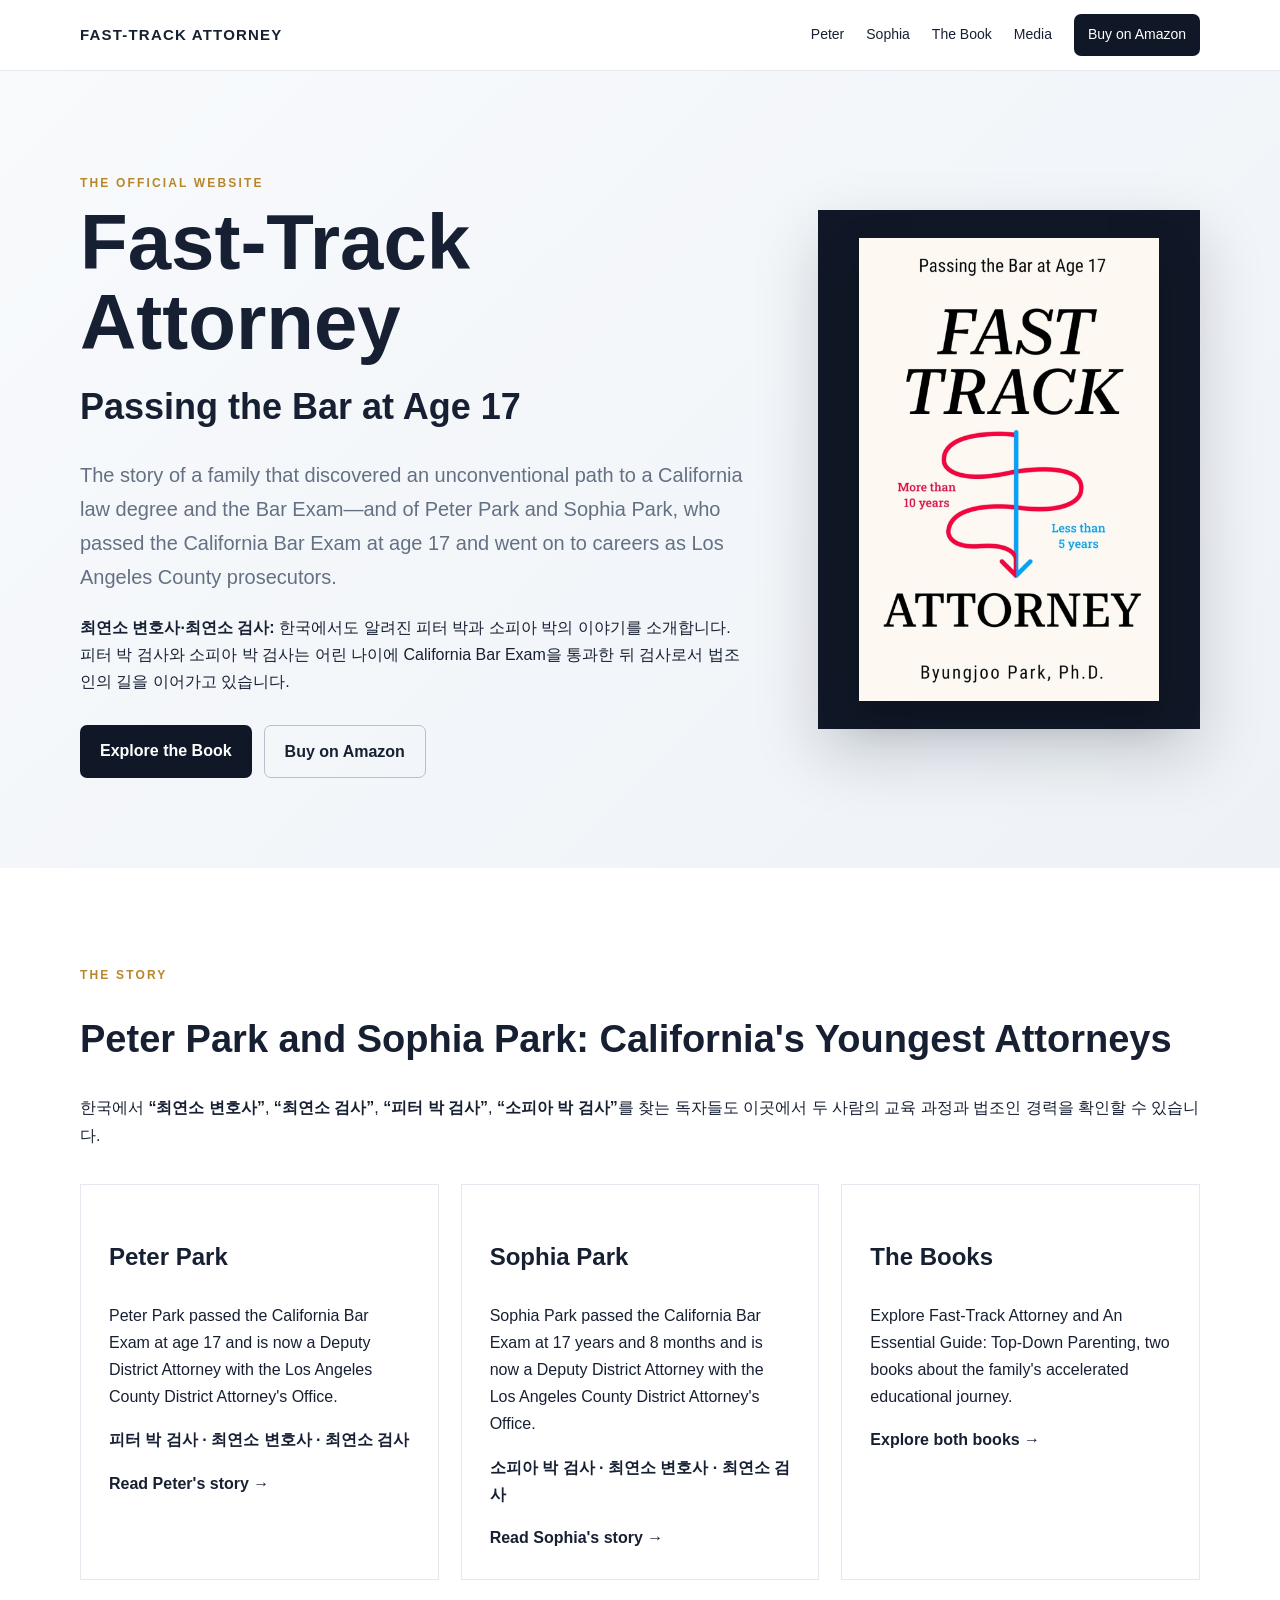
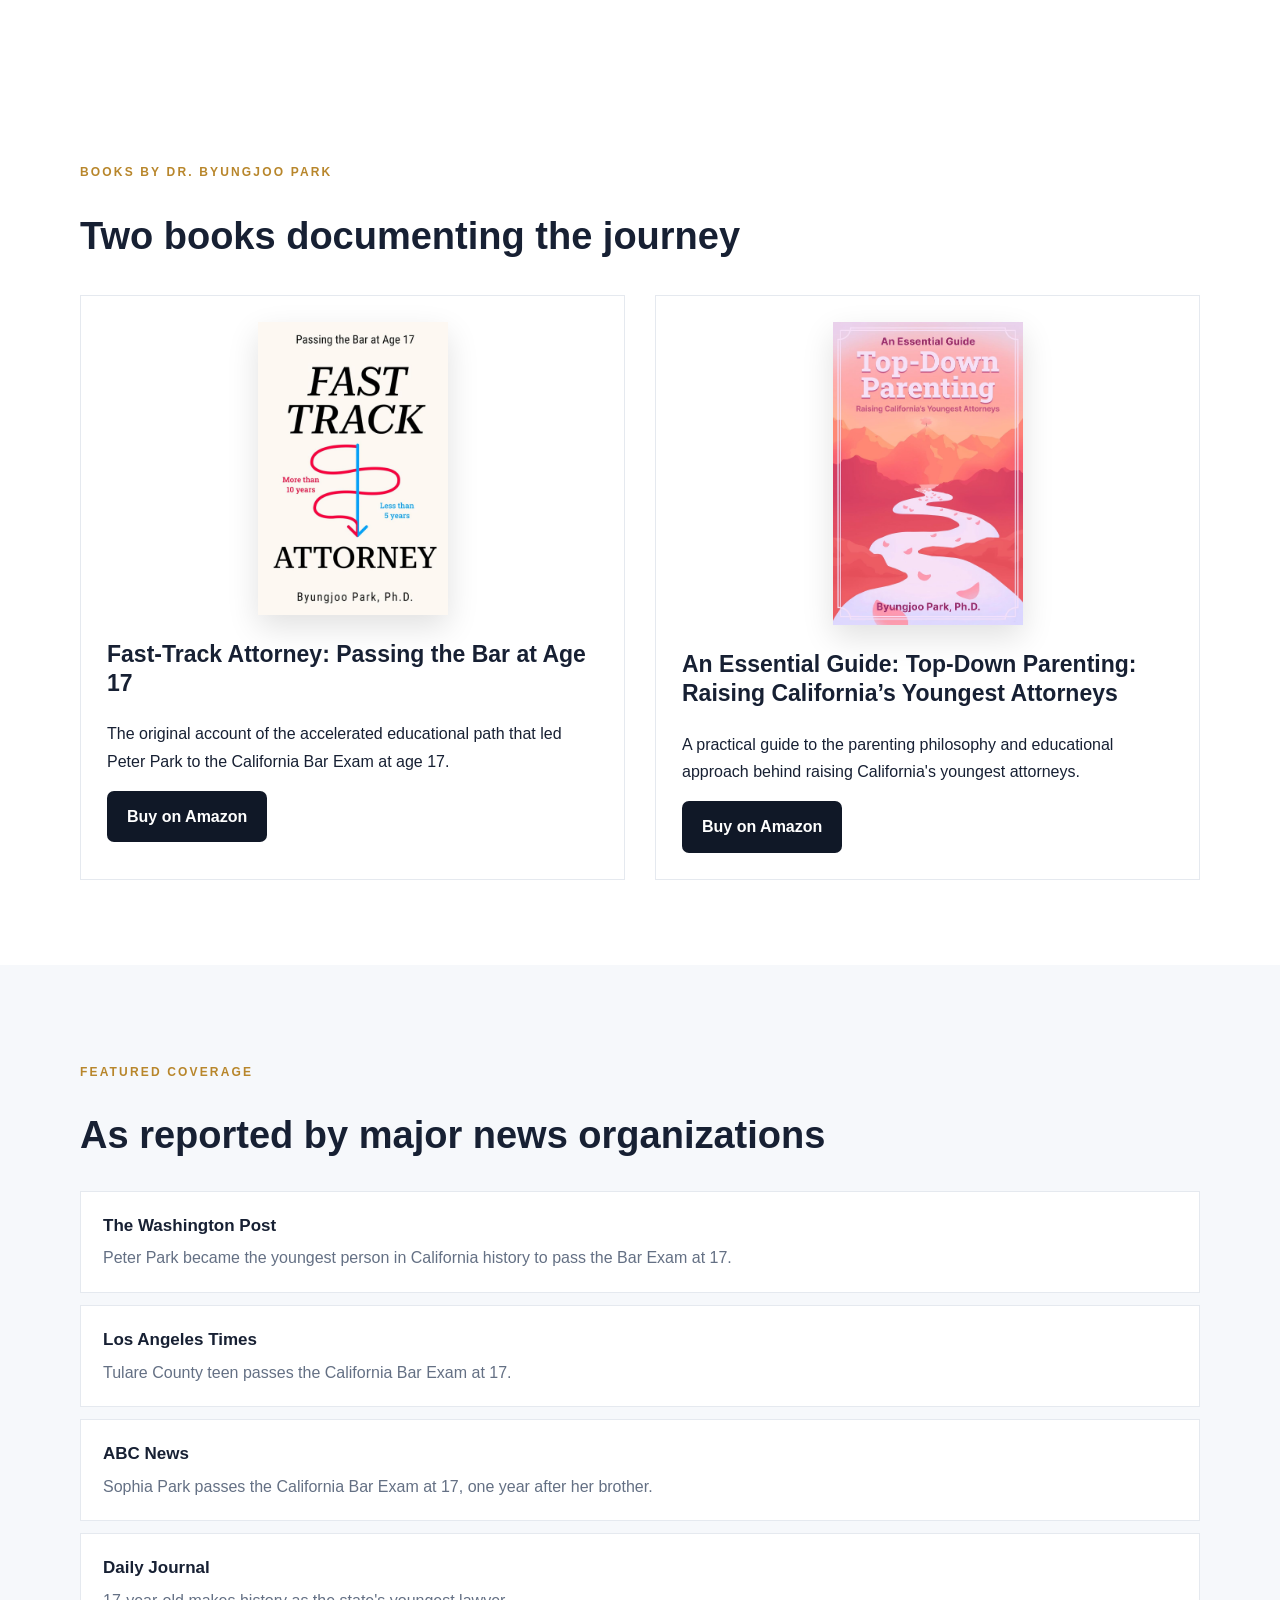
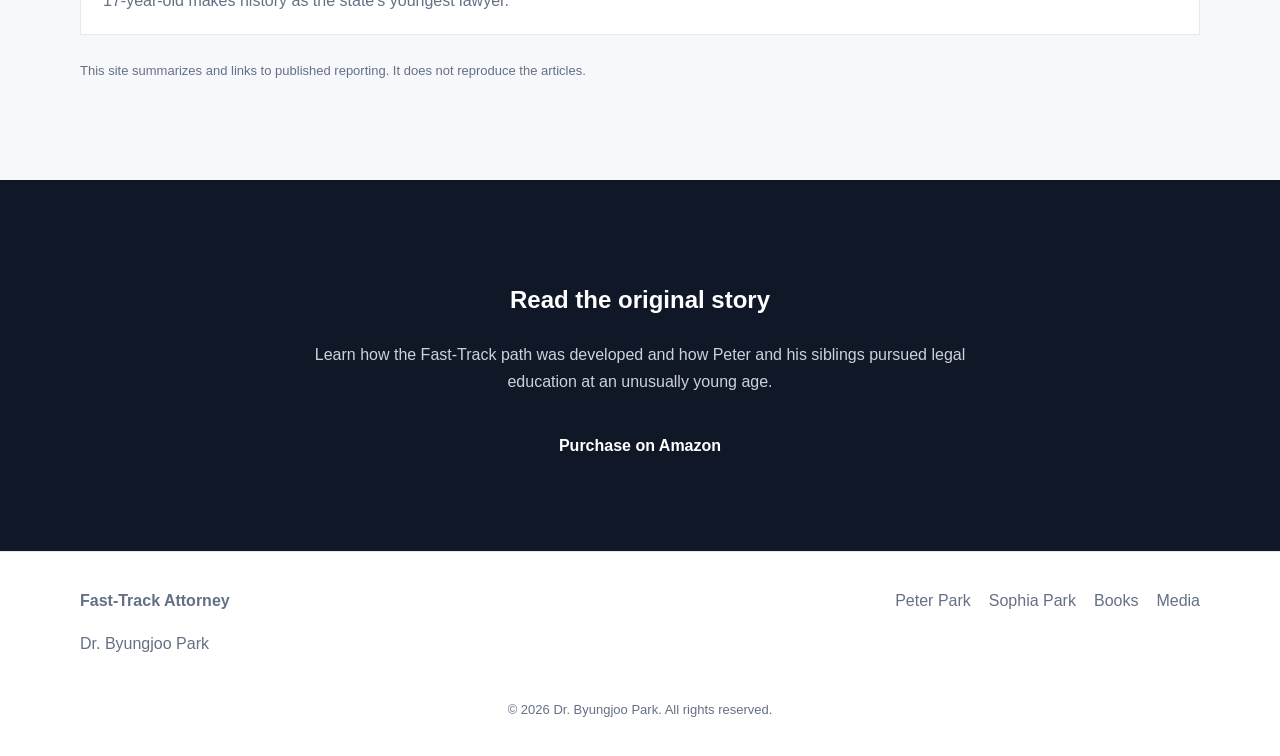
<file: index.html>
<!DOCTYPE html>
<html lang="en">
<head>
  <meta charset="UTF-8">
  <meta name="viewport" content="width=device-width, initial-scale=1.0">
  <title>Fast-Track Attorney | Peter Park & Sophia Park | 최연소 변호사·검사</title>
  <meta name="description" content="Fast-Track Attorney 공식 홈페이지. 최연소 변호사 피터 박과 소피아 박의 California Bar Exam 이야기와 현재 Los Angeles County 검사로 활동하는 법조인 경력을 소개합니다.">
  <meta name="author" content="Dr. Byungjoo Park">
  <link rel="canonical" href="https://fasttrackattorney.com/">
  <meta property="og:title" content="Fast-Track Attorney | Peter Park & Sophia Park | 최연소 변호사·검사">
  <meta property="og:description" content="최연소 변호사 피터 박과 소피아 박의 California Bar Exam 및 검사 경력에 관한 공식 홈페이지입니다.">
  <meta property="og:type" content="website">
  <meta property="og:url" content="https://fasttrackattorney.com/">
  <link rel="stylesheet" href="style.css">
  <script type="application/ld+json">
  {
    "@context":"https://schema.org",
    "@type":"WebSite",
    "name":"Fast-Track Attorney",
    "url":"https://fasttrackattorney.com/",
    "author":{"@type":"Person","name":"Dr. Byungjoo Park"},
    "inLanguage":"en",
    "keywords":"최연소 변호사, 최연소 검사, 피터 박 검사, 소피아 박 검사, Peter Park, Sophia Park, California Bar Exam, Los Angeles County District Attorney"
  }
  </script>
</head>
<body>
<header class="site-header">
  <div class="container nav">
    <a class="brand" href="index.html">FAST-TRACK ATTORNEY</a>
    <nav>
      <a href="peter-park.html">Peter</a>
      <a href="sophia-park.html">Sophia</a>
      <a href="book.html">The Book</a>
      <a href="media.html">Media</a>
      <a class="nav-buy" href="https://www.amazon.com/Fast-Track-Attorney-Passing-Bar-Age/dp/B0CMLF2TW5/" target="_blank" rel="noopener">Buy on Amazon</a>
    </nav>
  </div>
</header>

<main>
<section class="hero">
  <div class="container hero-grid">
    <div>
      <p class="eyebrow">THE OFFICIAL WEBSITE</p>
      <h1>Fast-Track Attorney</h1>
      <h2>Passing the Bar at Age 17</h2>
      <p class="lead">The story of a family that discovered an unconventional path to a California law degree and the Bar Exam—and of Peter Park and Sophia Park, who passed the California Bar Exam at age 17 and went on to careers as Los Angeles County prosecutors.</p>
      <p class="korean-search-intro"><strong>최연소 변호사·최연소 검사:</strong> 한국에서도 알려진 피터 박과 소피아 박의 이야기를 소개합니다. 피터 박 검사와 소피아 박 검사는 어린 나이에 California Bar Exam을 통과한 뒤 검사로서 법조인의 길을 이어가고 있습니다.</p>
      <div class="buttons">
        <a class="button primary" href="book.html">Explore the Book</a>
        <a class="button secondary" href="https://www.amazon.com/Fast-Track-Attorney-Passing-Bar-Age/dp/B0CMLF2TW5/" target="_blank" rel="noopener">Buy on Amazon</a>
      </div>
    </div>
    <div class="hero-card book-card">
      <img src="fasttrack.jpg" alt="Fast-Track Attorney: Passing the Bar at Age 17 book cover">
    </div>
  </div>
</section>

<section class="section">
  <div class="container">
    <p class="eyebrow">THE STORY</p>
    <h2>Peter Park and Sophia Park: California's Youngest Attorneys</h2>
    <p>한국에서 <strong>“최연소 변호사”</strong>, <strong>“최연소 검사”</strong>, <strong>“피터 박 검사”</strong>, <strong>“소피아 박 검사”</strong>를 찾는 독자들도 이곳에서 두 사람의 교육 과정과 법조인 경력을 확인할 수 있습니다.</p>
    <div class="cards">
      <article class="card">
        <h3>Peter Park</h3>
        <p>Peter Park passed the California Bar Exam at age 17 and is now a Deputy District Attorney with the Los Angeles County District Attorney's Office.</p>
        <p class="korean-keywords"><strong>피터 박 검사 · 최연소 변호사 · 최연소 검사</strong></p>
        <a href="peter-park.html">Read Peter's story →</a>
      </article>
      <article class="card">
        <h3>Sophia Park</h3>
        <p>Sophia Park passed the California Bar Exam at 17 years and 8 months and is now a Deputy District Attorney with the Los Angeles County District Attorney's Office.</p>
        <p class="korean-keywords"><strong>소피아 박 검사 · 최연소 변호사 · 최연소 검사</strong></p>
        <a href="sophia-park.html">Read Sophia's story →</a>
      </article>
      <article class="card">
        <h3>The Books</h3>
        <p>Explore Fast-Track Attorney and An Essential Guide: Top-Down Parenting, two books about the family's accelerated educational journey.</p>
        <a href="book.html">Explore both books →</a>
      </article>
    </div>
  </div>
</section>

<section class="section">
  <div class="container">
    <p class="eyebrow">BOOKS BY DR. BYUNGJOO PARK</p>
    <h2>Two books documenting the journey</h2>
    <div class="book-showcase">
      <article class="book-item">
        <img src="fasttrack.jpg" alt="Fast-Track Attorney: Passing the Bar at Age 17 book cover">
        <div>
          <h3>Fast-Track Attorney: Passing the Bar at Age 17</h3>
          <p>The original account of the accelerated educational path that led Peter Park to the California Bar Exam at age 17.</p>
          <a class="button primary" href="https://www.amazon.com/Fast-Track-Attorney-Passing-Bar-Age/dp/B0CMLF2TW5/" target="_blank" rel="noopener">Buy on Amazon</a>
        </div>
      </article>
      <article class="book-item">
        <img src="topdownparenting.jpg" alt="An Essential Guide: Top-Down Parenting: Raising California’s Youngest Attorneys book cover">
        <div>
          <h3>An Essential Guide: Top-Down Parenting: Raising California’s Youngest Attorneys</h3>
          <p>A practical guide to the parenting philosophy and educational approach behind raising California's youngest attorneys.</p>
          <a class="button primary" href="https://a.co/d/09ibLp5P" target="_blank" rel="noopener">Buy on Amazon</a>
        </div>
      </article>
    </div>
  </div>
</section>

<section class="section light">
  <div class="container">
    <p class="eyebrow">FEATURED COVERAGE</p>
    <h2>As reported by major news organizations</h2>
    <div class="media-list">
      <a href="https://www.washingtonpost.com/lifestyle/2023/12/09/peter-park-youngest-bar-exam-california/" target="_blank" rel="noopener"><strong>The Washington Post</strong><span>Peter Park became the youngest person in California history to pass the Bar Exam at 17.</span></a>
      <a href="https://www.latimes.com/california/story/2023-12-07/tulare-county-teen-passes-california-bar-exam-at-17-youngest-ever" target="_blank" rel="noopener"><strong>Los Angeles Times</strong><span>Tulare County teen passes the California Bar Exam at 17.</span></a>
      <a href="https://abcnews.com/GMA/Living/teen-sophia-park-passes-california-bar/story?id=115865056" target="_blank" rel="noopener"><strong>ABC News</strong><span>Sophia Park passes the California Bar Exam at 17, one year after her brother.</span></a>
      <a href="https://www.dailyjournal.com/articles/376138-17-year-old-makes-history-as-state-s-youngest-lawyer" target="_blank" rel="noopener"><strong>Daily Journal</strong><span>17-year-old makes history as the state's youngest lawyer.</span></a>
    </div>
    <p class="note">This site summarizes and links to published reporting. It does not reproduce the articles.</p>
  </div>
</section>

<section class="cta">
  <div class="container">
    <h2>Read the original story</h2>
    <p>Learn how the Fast-Track path was developed and how Peter and his siblings pursued legal education at an unusually young age.</p>
    <a class="button primary" href="https://www.amazon.com/Fast-Track-Attorney-Passing-Bar-Age/dp/B0CMLF2TW5/" target="_blank" rel="noopener">Purchase on Amazon</a>
  </div>
</section>
</main>

<footer>
  <div class="container footer-grid">
    <div><strong>Fast-Track Attorney</strong><p>Dr. Byungjoo Park</p></div>
    <div><a href="peter-park.html">Peter Park</a><a href="sophia-park.html">Sophia Park</a><a href="book.html">Books</a><a href="media.html">Media</a></div>
  </div>
  <p class="copyright">© 2026 Dr. Byungjoo Park. All rights reserved.</p>
</footer>
</body>
</html>
</file>
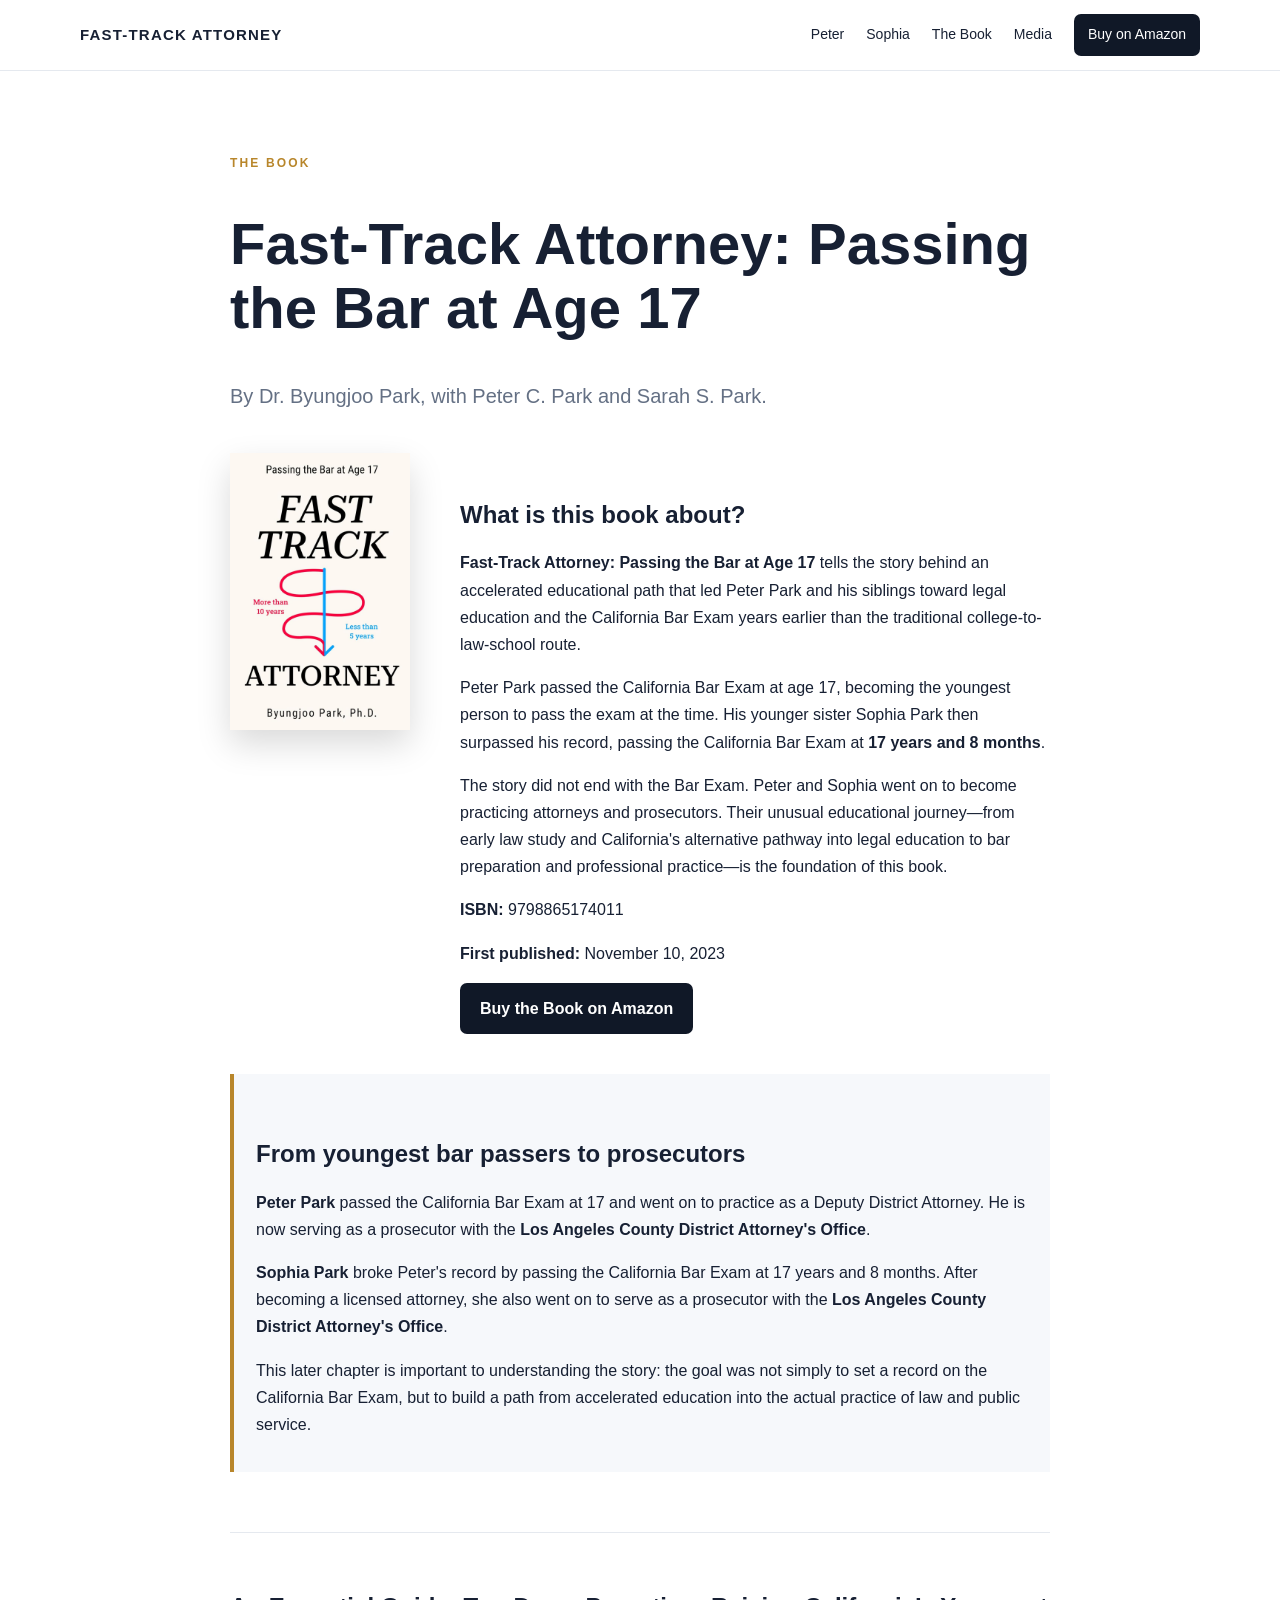
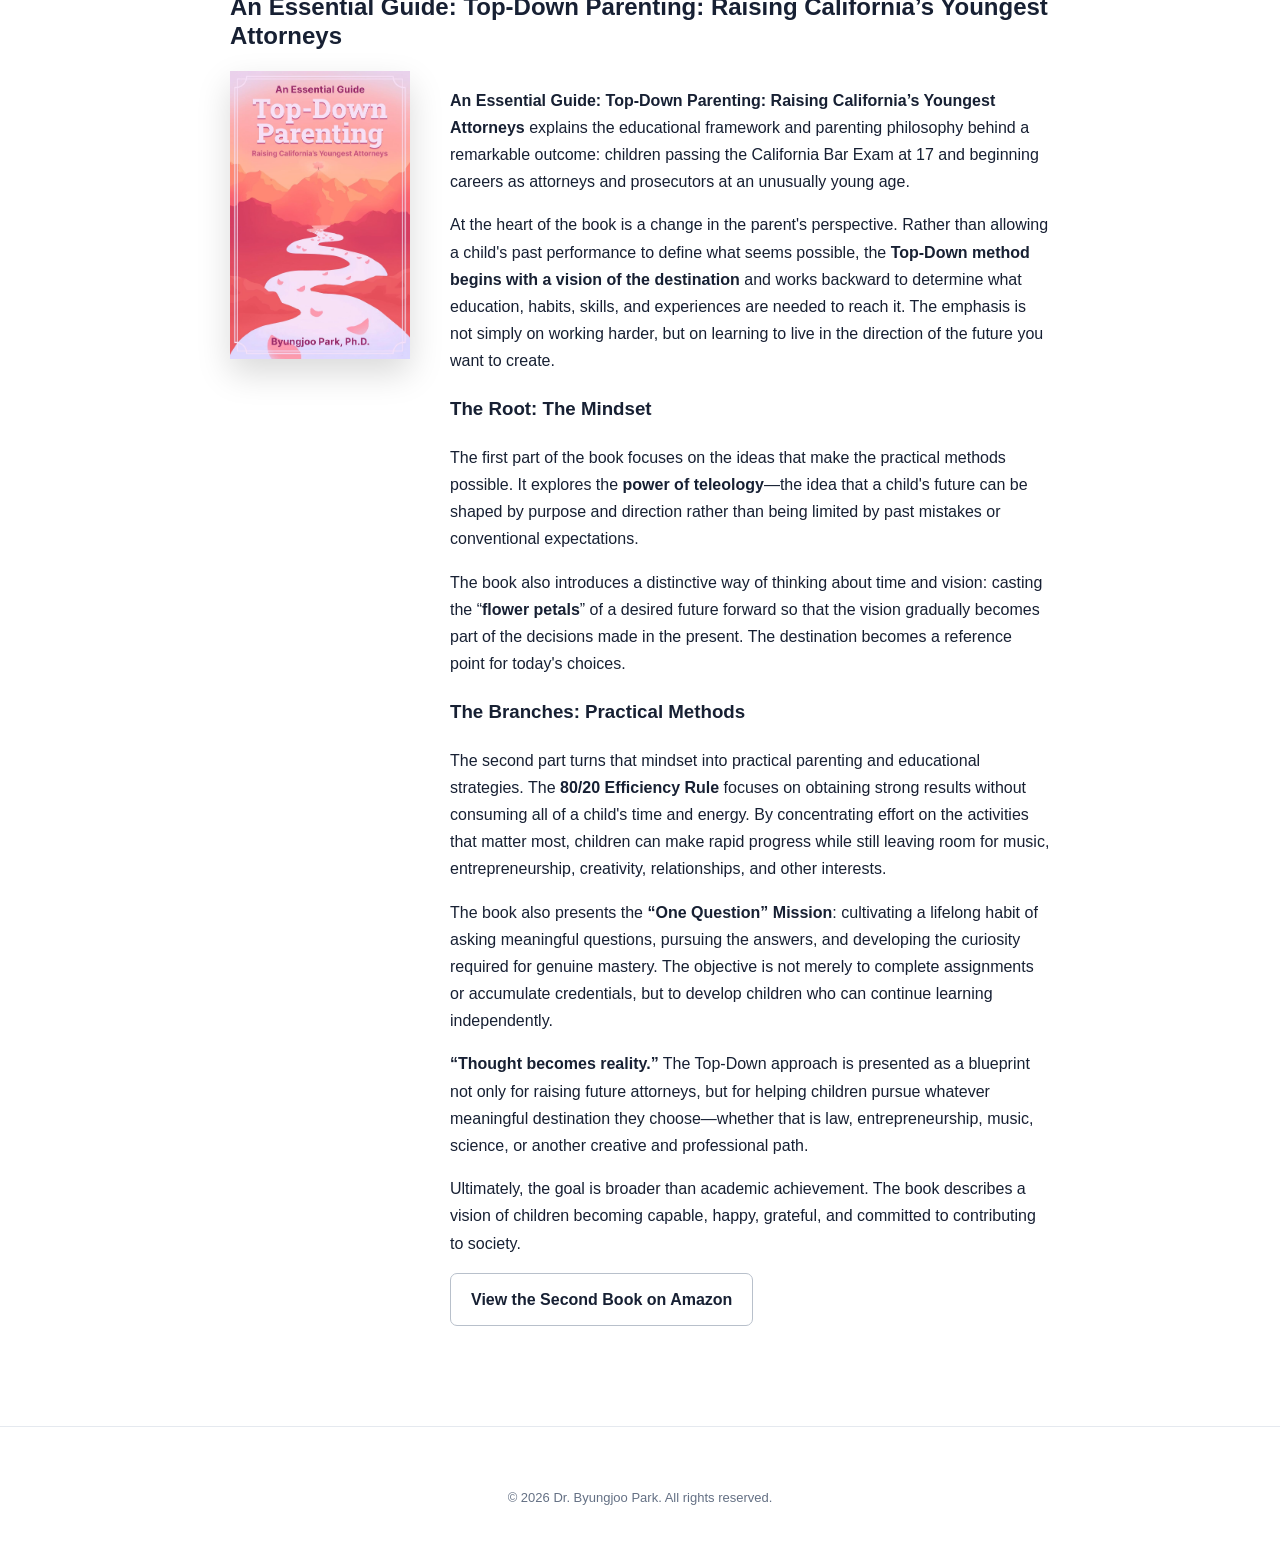
<file: book.html>
<!DOCTYPE html>
<html lang="en">
<head>
<meta charset="UTF-8">
<meta name="viewport" content="width=device-width, initial-scale=1.0">
<title>Fast-Track Attorney: Passing the Bar at Age 17 | Dr. Byungjoo Park</title>
<meta name="description" content="Fast-Track Attorney by Dr. Byungjoo Park tells the accelerated legal education story of Peter Park and Sophia Park, who passed the California Bar Exam at 17 and went on to become California prosecutors.">
<meta name="author" content="Dr. Byungjoo Park">
<link rel="canonical" href="https://parkbyungjoo.github.io/Fast_Track_Attorney/book.html">
<meta property="og:title" content="Fast-Track Attorney: Passing the Bar at Age 17">
<meta property="og:description" content="The story of Peter Park and Sophia Park, who passed the California Bar Exam at 17 and went on to careers as California prosecutors.">
<meta property="og:type" content="book">
<meta property="og:url" content="https://parkbyungjoo.github.io/Fast_Track_Attorney/book.html">
<link rel="stylesheet" href="style.css">
<script type="application/ld+json">
{
  "@context":"https://schema.org",
  "@type":"Book",
  "name":"Fast-Track Attorney: Passing the Bar at Age 17",
  "author":{"@type":"Person","name":"Dr. Byungjoo Park"},
  "isbn":"9798865174011",
  "datePublished":"2023-11-10",
  "url":"https://parkbyungjoo.github.io/Fast_Track_Attorney/book.html",
  "about":[
    {"@type":"Person","name":"Peter Park"},
    {"@type":"Person","name":"Sophia Park"},
    {"@type":"Thing","name":"California Bar Exam"},
    {"@type":"Thing","name":"Accelerated legal education"}
  ]
}
</script>
</head>
<body>
<header class="site-header">
  <div class="container nav">
    <a class="brand" href="index.html">FAST-TRACK ATTORNEY</a>
    <nav>
      <a href="peter-park.html">Peter</a>
      <a href="sophia-park.html">Sophia</a>
      <a href="book.html">The Book</a>
      <a href="media.html">Media</a>
      <a class="nav-buy" href="https://www.amazon.com/Fast-Track-Attorney-Passing-Bar-Age/dp/B0CMLF2TW5/" target="_blank" rel="noopener">Buy on Amazon</a>
    </nav>
  </div>
</header>

<main class="article">
<div class="container narrow">
  <p class="eyebrow">THE BOOK</p>
  <h1>Fast-Track Attorney: Passing the Bar at Age 17</h1>
  <p class="lead">By Dr. Byungjoo Park, with Peter C. Park and Sarah S. Park.</p>

  <div class="book-detail">
    <div>
      <img class="real-book-cover book-page-cover" src="fasttrack.jpg" alt="Fast-Track Attorney: Passing the Bar at Age 17 by Dr. Byungjoo Park, featuring the story of Peter Park and Sophia Park">
    </div>
    <div>
      <h2>What is this book about?</h2>
      <p><strong>Fast-Track Attorney: Passing the Bar at Age 17</strong> tells the story behind an accelerated educational path that led Peter Park and his siblings toward legal education and the California Bar Exam years earlier than the traditional college-to-law-school route.</p>
      <p>Peter Park passed the California Bar Exam at age 17, becoming the youngest person to pass the exam at the time. His younger sister Sophia Park then surpassed his record, passing the California Bar Exam at <strong>17 years and 8 months</strong>.</p>
      <p>The story did not end with the Bar Exam. Peter and Sophia went on to become practicing attorneys and prosecutors. Their unusual educational journey—from early law study and California's alternative pathway into legal education to bar preparation and professional practice—is the foundation of this book.</p>
      <p><strong>ISBN:</strong> 9798865174011</p>
      <p><strong>First published:</strong> November 10, 2023</p>
      <a class="button primary" href="https://www.amazon.com/Fast-Track-Attorney-Passing-Bar-Age/dp/B0CMLF2TW5/" target="_blank" rel="noopener">Buy the Book on Amazon</a>
    </div>
  </div>

  <section class="current-role" aria-labelledby="peter-sophia-today">
    <h2 id="peter-sophia-today">From youngest bar passers to prosecutors</h2>
    <p><strong>Peter Park</strong> passed the California Bar Exam at 17 and went on to practice as a Deputy District Attorney. He is now serving as a prosecutor with the <strong>Los Angeles County District Attorney's Office</strong>.</p>
    <p><strong>Sophia Park</strong> broke Peter's record by passing the California Bar Exam at 17 years and 8 months. After becoming a licensed attorney, she also went on to serve as a prosecutor with the <strong>Los Angeles County District Attorney's Office</strong>.</p>
    <p>This later chapter is important to understanding the story: the goal was not simply to set a record on the California Bar Exam, but to build a path from accelerated education into the actual practice of law and public service.</p>
  </section>

  <hr>

  <h2>An Essential Guide: Top-Down Parenting: Raising California’s Youngest Attorneys</h2>
  <div class="second-book">
    <img class="real-book-cover book-page-cover" src="topdownparenting.jpg" alt="An Essential Guide: Top-Down Parenting: Raising California’s Youngest Attorneys by Dr. Byungjoo Park">
    <div>
      <p><strong>An Essential Guide: Top-Down Parenting: Raising California’s Youngest Attorneys</strong> explains the educational framework and parenting philosophy behind a remarkable outcome: children passing the California Bar Exam at 17 and beginning careers as attorneys and prosecutors at an unusually young age.</p>
      <p>At the heart of the book is a change in the parent's perspective. Rather than allowing a child's past performance to define what seems possible, the <strong>Top-Down method begins with a vision of the destination</strong> and works backward to determine what education, habits, skills, and experiences are needed to reach it. The emphasis is not simply on working harder, but on learning to live in the direction of the future you want to create.</p>

      <h3>The Root: The Mindset</h3>
      <p>The first part of the book focuses on the ideas that make the practical methods possible. It explores the <strong>power of teleology</strong>—the idea that a child's future can be shaped by purpose and direction rather than being limited by past mistakes or conventional expectations.</p>
      <p>The book also introduces a distinctive way of thinking about time and vision: casting the “<strong>flower petals</strong>” of a desired future forward so that the vision gradually becomes part of the decisions made in the present. The destination becomes a reference point for today's choices.</p>

      <h3>The Branches: Practical Methods</h3>
      <p>The second part turns that mindset into practical parenting and educational strategies. The <strong>80/20 Efficiency Rule</strong> focuses on obtaining strong results without consuming all of a child's time and energy. By concentrating effort on the activities that matter most, children can make rapid progress while still leaving room for music, entrepreneurship, creativity, relationships, and other interests.</p>
      <p>The book also presents the <strong>“One Question” Mission</strong>: cultivating a lifelong habit of asking meaningful questions, pursuing the answers, and developing the curiosity required for genuine mastery. The objective is not merely to complete assignments or accumulate credentials, but to develop children who can continue learning independently.</p>

      <p><strong>“Thought becomes reality.”</strong> The Top-Down approach is presented as a blueprint not only for raising future attorneys, but for helping children pursue whatever meaningful destination they choose—whether that is law, entrepreneurship, music, science, or another creative and professional path.</p>
      <p>Ultimately, the goal is broader than academic achievement. The book describes a vision of children becoming capable, happy, grateful, and committed to contributing to society.</p>
      <a class="button secondary" href="https://a.co/d/09ibLp5P" target="_blank" rel="noopener">View the Second Book on Amazon</a>
    </div>
  </div>
</div>
</main>

<footer>
  <p class="copyright">© 2026 Dr. Byungjoo Park. All rights reserved.</p>
</footer>
</body>
</html>
</file>
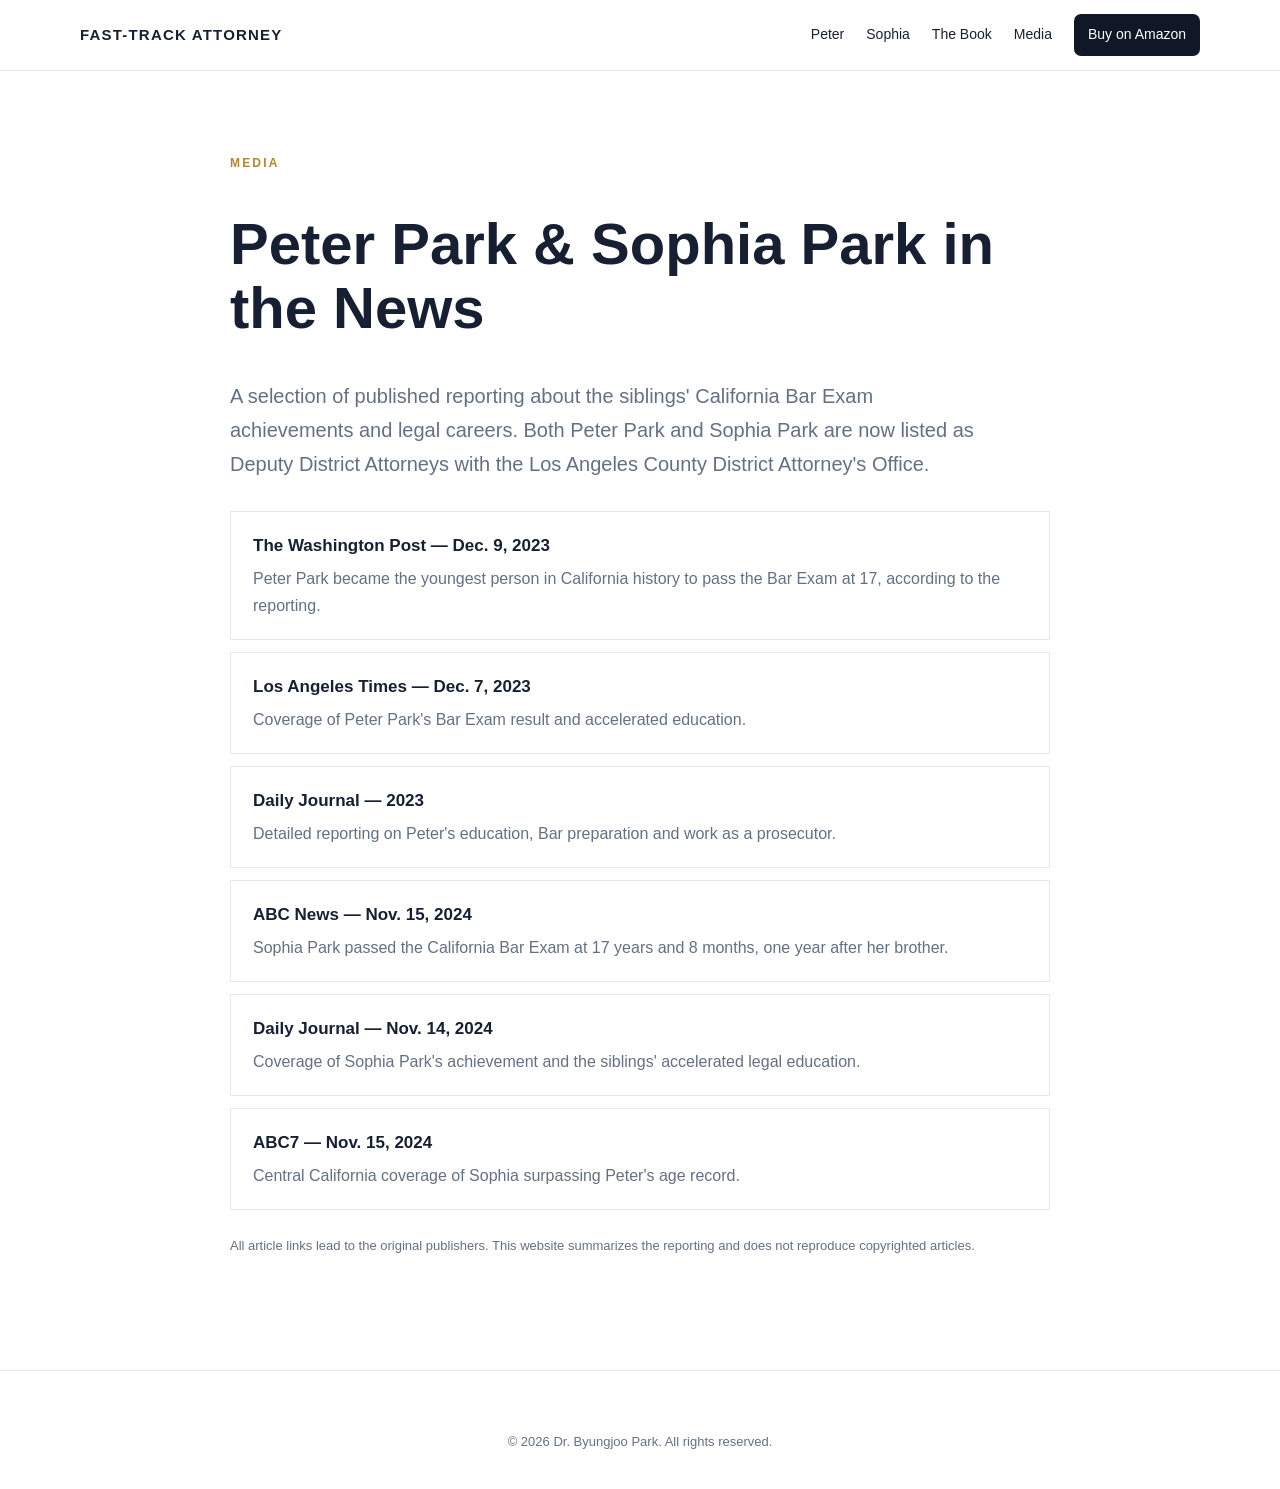
<file: media.html>
<!DOCTYPE html>
<html lang="en">
<head><meta charset="UTF-8"><meta name="viewport" content="width=device-width, initial-scale=1.0">
<title>Peter Park & Sophia Park in the News | Fast-Track Attorney</title>
<meta name="description" content="News coverage of Peter Park and Sophia Park, including reports from The Washington Post, Los Angeles Times, ABC News and Daily Journal, and their legal careers.">
<link rel="canonical" href="https://fasttrackattorney.com/media.html"><link rel="stylesheet" href="style.css"></head>
<body>
<header class="site-header"><div class="container nav"><a class="brand" href="index.html">FAST-TRACK ATTORNEY</a><nav><a href="peter-park.html">Peter</a><a href="sophia-park.html">Sophia</a><a href="book.html">The Book</a><a href="media.html">Media</a><a class="nav-buy" href="https://www.amazon.com/Fast-Track-Attorney-Passing-Bar-Age/dp/B0CMLF2TW5/" target="_blank" rel="noopener">Buy on Amazon</a></nav></div></header>
<main class="article"><div class="container narrow">
<p class="eyebrow">MEDIA</p><h1>Peter Park & Sophia Park in the News</h1>
<p class="lead">A selection of published reporting about the siblings' California Bar Exam achievements and legal careers. Both Peter Park and Sophia Park are now listed as Deputy District Attorneys with the Los Angeles County District Attorney's Office.</p>
<div class="media-list">
<a href="https://www.washingtonpost.com/lifestyle/2023/12/09/peter-park-youngest-bar-exam-california/" target="_blank" rel="noopener"><strong>The Washington Post — Dec. 9, 2023</strong><span>Peter Park became the youngest person in California history to pass the Bar Exam at 17, according to the reporting.</span></a>
<a href="https://www.latimes.com/california/story/2023-12-07/tulare-county-teen-passes-california-bar-exam-at-17-youngest-ever" target="_blank" rel="noopener"><strong>Los Angeles Times — Dec. 7, 2023</strong><span>Coverage of Peter Park's Bar Exam result and accelerated education.</span></a>
<a href="https://www.dailyjournal.com/articles/376138-17-year-old-makes-history-as-state-s-youngest-lawyer" target="_blank" rel="noopener"><strong>Daily Journal — 2023</strong><span>Detailed reporting on Peter's education, Bar preparation and work as a prosecutor.</span></a>
<a href="https://abcnews.com/GMA/Living/teen-sophia-park-passes-california-bar/story?id=115865056" target="_blank" rel="noopener"><strong>ABC News — Nov. 15, 2024</strong><span>Sophia Park passed the California Bar Exam at 17 years and 8 months, one year after her brother.</span></a>
<a href="https://www.dailyjournal.com/articles/381921-there-s-a-new-youngest-person-to-pass-bar-exam" target="_blank" rel="noopener"><strong>Daily Journal — Nov. 14, 2024</strong><span>Coverage of Sophia Park's achievement and the siblings' accelerated legal education.</span></a>
<a href="https://abc7news.com/post/central-california-teen-becomes-youngest-person-pass-state-bar-exam-beating-older-brother/15548647/" target="_blank" rel="noopener"><strong>ABC7 — Nov. 15, 2024</strong><span>Central California coverage of Sophia surpassing Peter's age record.</span></a>
</div>
<p class="note">All article links lead to the original publishers. This website summarizes the reporting and does not reproduce copyrighted articles.</p>
</div></main><footer><p class="copyright">© 2026 Dr. Byungjoo Park. All rights reserved.</p></footer>
</body></html>
</file>
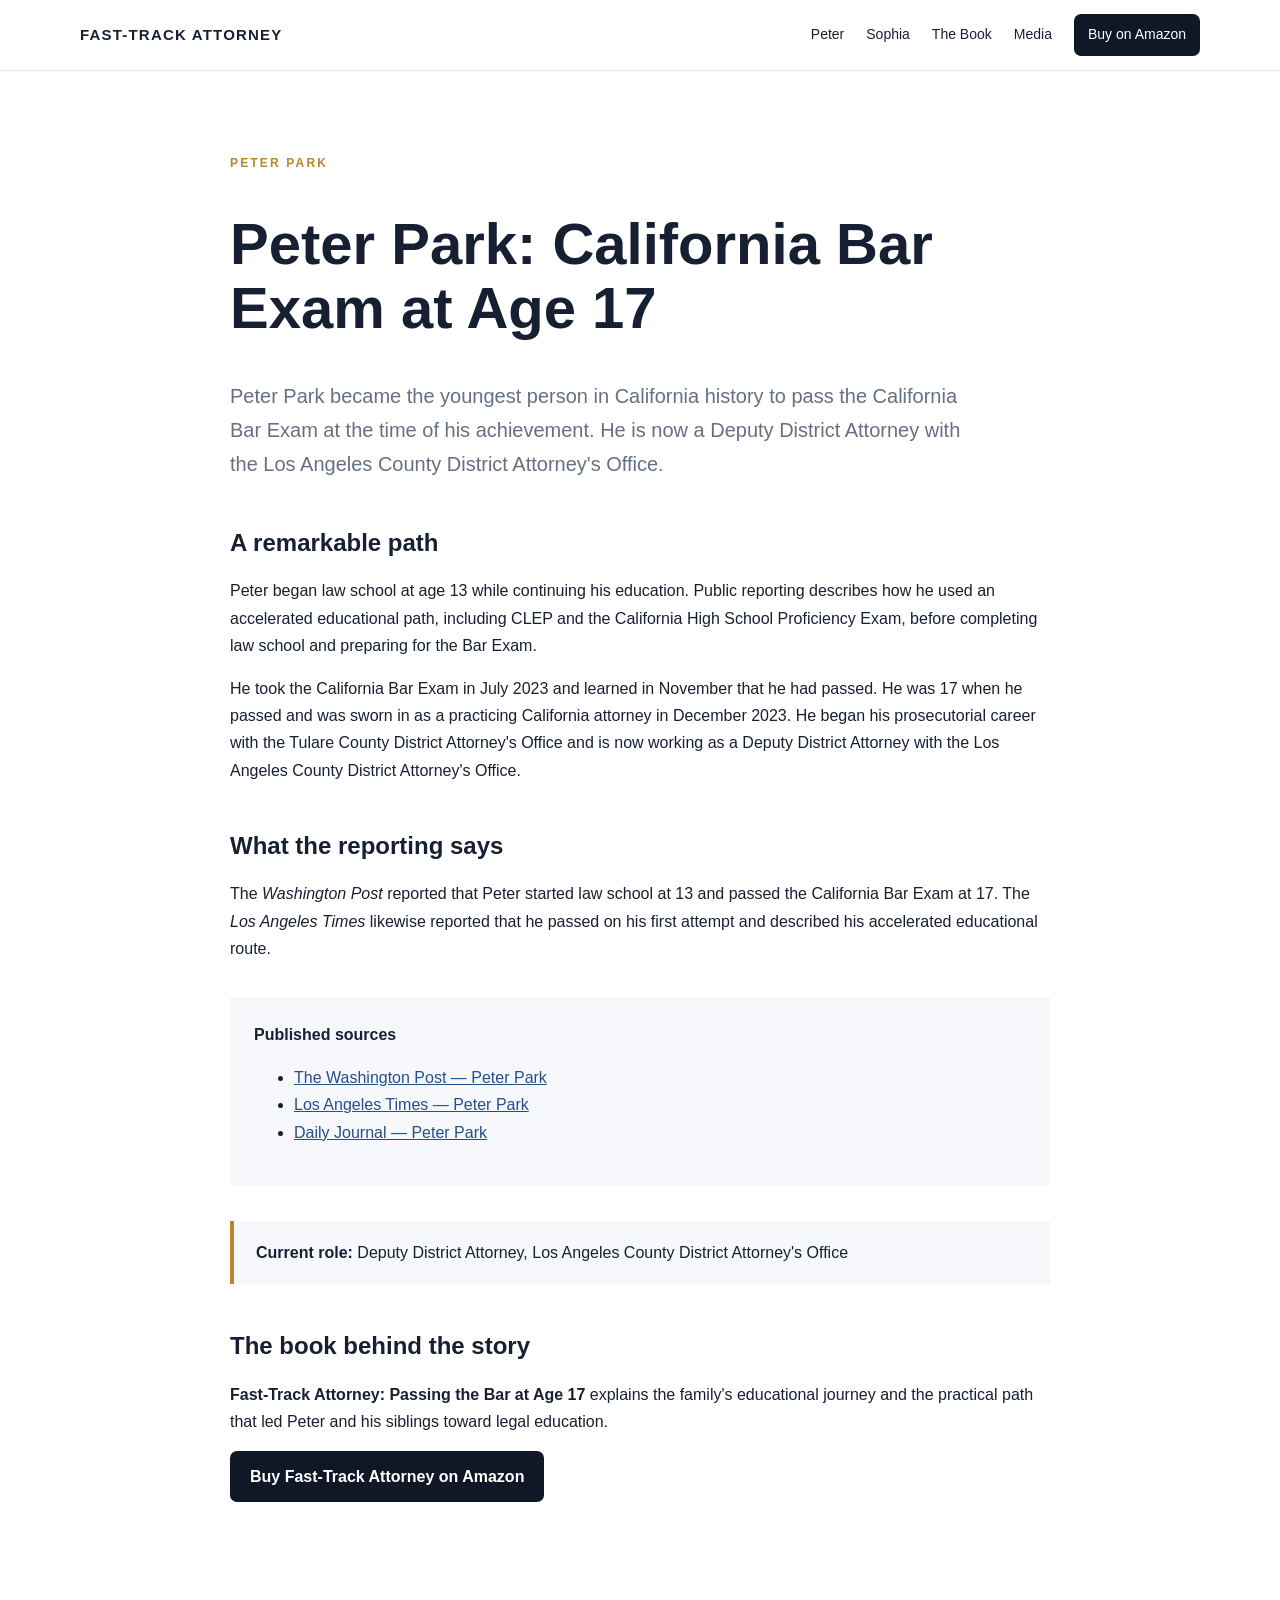
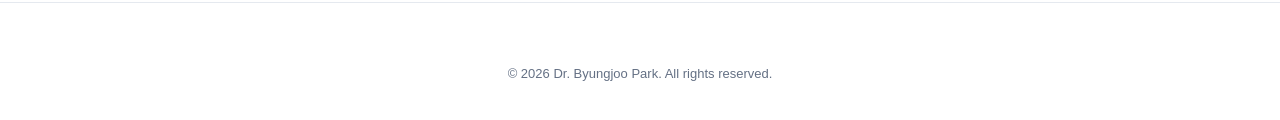
<file: peter-park.html>
<!DOCTYPE html>
<html lang="en">
<head>
<meta charset="UTF-8"><meta name="viewport" content="width=device-width, initial-scale=1.0">
<title>Peter Park | Youngest California Bar Exam Passer at 17</title>
<meta name="description" content="Peter Park passed the California Bar Exam at age 17 and became the youngest person in California history to pass the exam at the time. He is now a Deputy District Attorney with the Los Angeles County District Attorney's Office.">
<link rel="canonical" href="https://fasttrackattorney.com/peter-park.html">
<link rel="stylesheet" href="style.css">
</head>
<body>
<header class="site-header"><div class="container nav"><a class="brand" href="index.html">FAST-TRACK ATTORNEY</a><nav><a href="peter-park.html">Peter</a><a href="sophia-park.html">Sophia</a><a href="book.html">The Book</a><a href="media.html">Media</a><a class="nav-buy" href="https://www.amazon.com/Fast-Track-Attorney-Passing-Bar-Age/dp/B0CMLF2TW5/" target="_blank" rel="noopener">Buy on Amazon</a></nav></div></header>
<main class="article"><div class="container narrow">
<p class="eyebrow">PETER PARK</p>
<h1>Peter Park: California Bar Exam at Age 17</h1>
<p class="lead">Peter Park became the youngest person in California history to pass the California Bar Exam at the time of his achievement. He is now a Deputy District Attorney with the Los Angeles County District Attorney's Office.</p>
<h2>A remarkable path</h2>
<p>Peter began law school at age 13 while continuing his education. Public reporting describes how he used an accelerated educational path, including CLEP and the California High School Proficiency Exam, before completing law school and preparing for the Bar Exam.</p>
<p>He took the California Bar Exam in July 2023 and learned in November that he had passed. He was 17 when he passed and was sworn in as a practicing California attorney in December 2023. He began his prosecutorial career with the Tulare County District Attorney's Office and is now working as a Deputy District Attorney with the Los Angeles County District Attorney's Office.</p>
<h2>What the reporting says</h2>
<p>The <em>Washington Post</em> reported that Peter started law school at 13 and passed the California Bar Exam at 17. The <em>Los Angeles Times</em> likewise reported that he passed on his first attempt and described his accelerated educational route.</p>
<div class="source-box"><strong>Published sources</strong><ul><li><a href="https://www.washingtonpost.com/lifestyle/2023/12/09/peter-park-youngest-bar-exam-california/" target="_blank" rel="noopener">The Washington Post — Peter Park</a></li><li><a href="https://www.latimes.com/california/story/2023-12-07/tulare-county-teen-passes-california-bar-exam-at-17-youngest-ever" target="_blank" rel="noopener">Los Angeles Times — Peter Park</a></li><li><a href="https://www.dailyjournal.com/articles/376138-17-year-old-makes-history-as-state-s-youngest-lawyer" target="_blank" rel="noopener">Daily Journal — Peter Park</a></li></ul></div>
<div class="current-role"><strong>Current role:</strong> Deputy District Attorney, Los Angeles County District Attorney's Office</div>
<h2>The book behind the story</h2>
<p><strong>Fast-Track Attorney: Passing the Bar at Age 17</strong> explains the family's educational journey and the practical path that led Peter and his siblings toward legal education.</p>
<a class="button primary" href="https://www.amazon.com/Fast-Track-Attorney-Passing-Bar-Age/dp/B0CMLF2TW5/" target="_blank" rel="noopener">Buy Fast-Track Attorney on Amazon</a>
</div></main><footer><p class="copyright">© 2026 Dr. Byungjoo Park. All rights reserved.</p></footer>
</body></html>
</file>
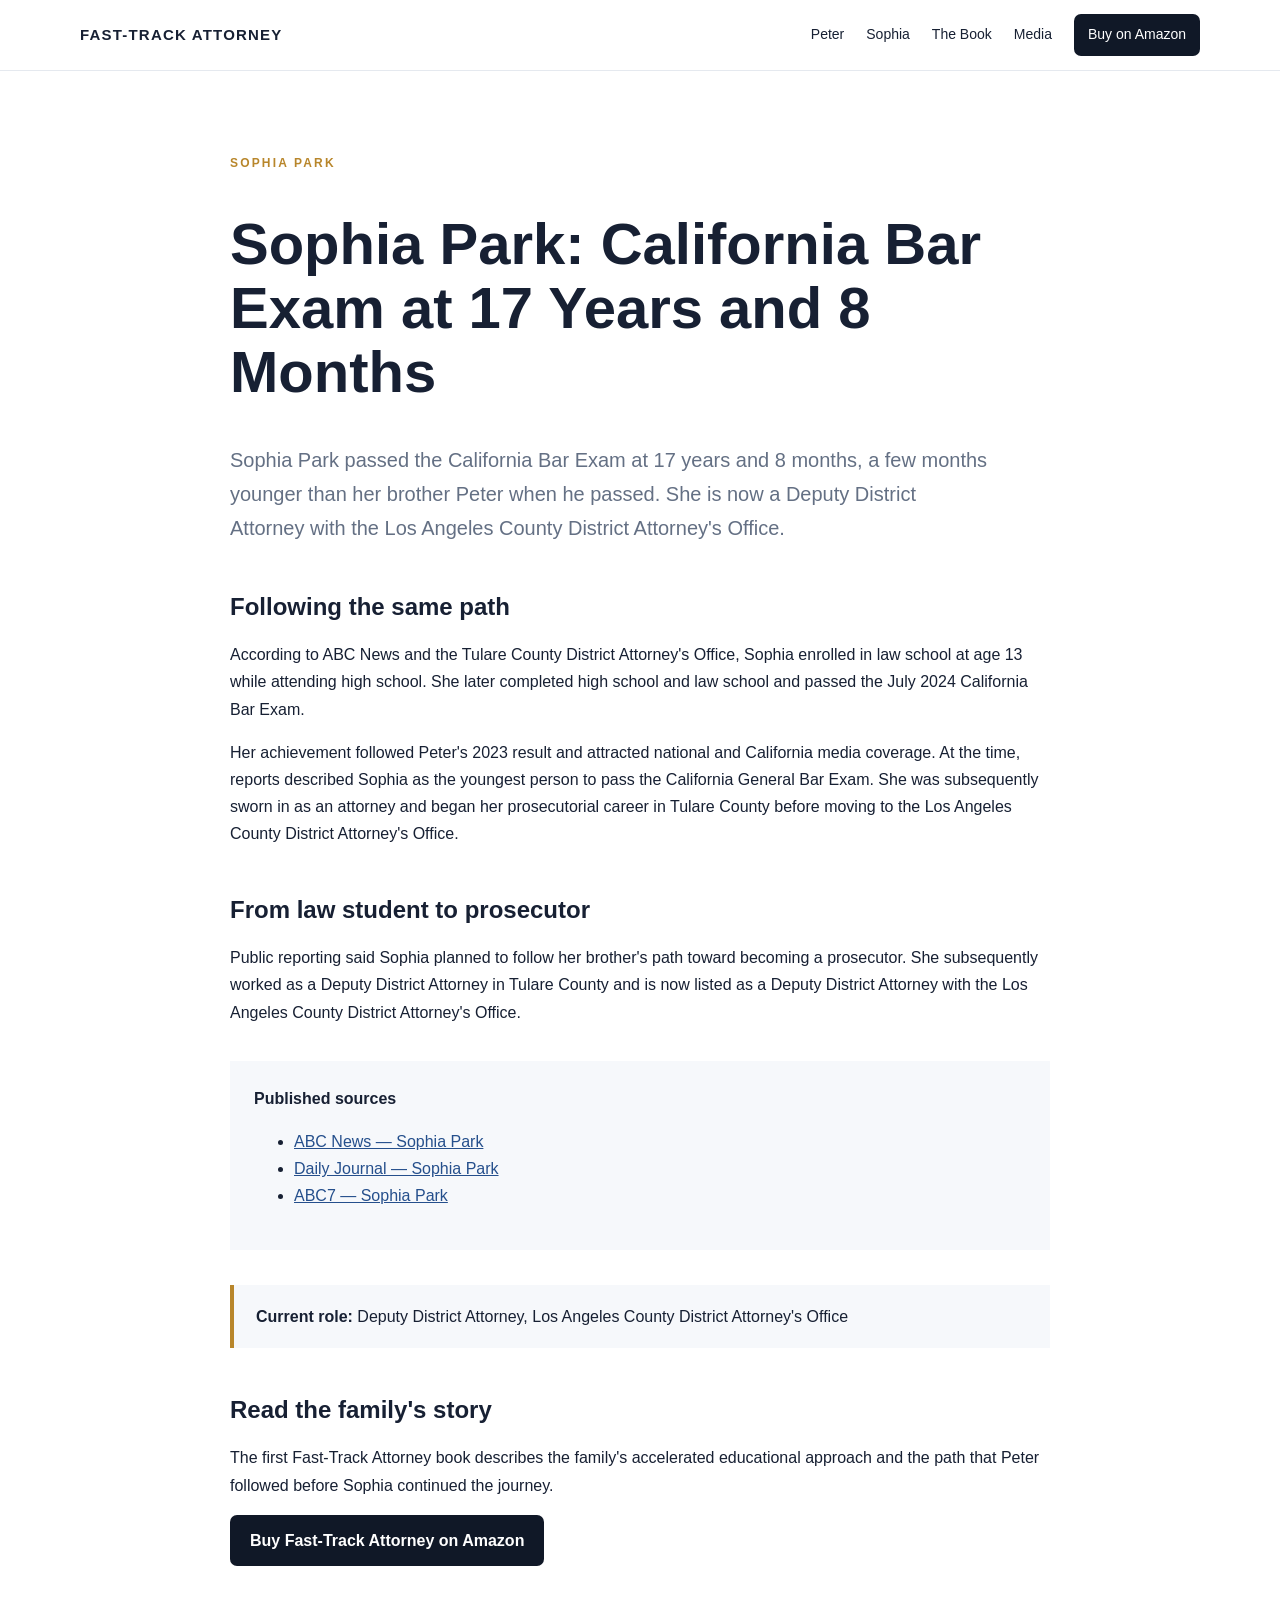
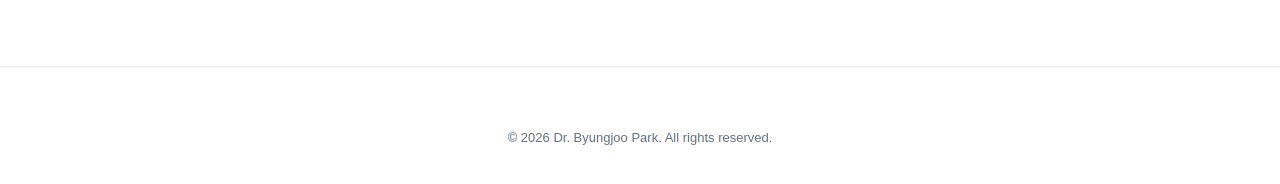
<file: sophia-park.html>
<!DOCTYPE html>
<html lang="en">
<head>
<meta charset="UTF-8"><meta name="viewport" content="width=device-width, initial-scale=1.0">
<title>Sophia Park | California Bar Exam at 17 Years 8 Months</title>
<meta name="description" content="Sophia Park passed the California Bar Exam at 17 years and 8 months and is now a Deputy District Attorney with the Los Angeles County District Attorney's Office.">
<link rel="canonical" href="https://fasttrackattorney.com/sophia-park.html">
<link rel="stylesheet" href="style.css">
</head>
<body>
<header class="site-header"><div class="container nav"><a class="brand" href="index.html">FAST-TRACK ATTORNEY</a><nav><a href="peter-park.html">Peter</a><a href="sophia-park.html">Sophia</a><a href="book.html">The Book</a><a href="media.html">Media</a><a class="nav-buy" href="https://www.amazon.com/Fast-Track-Attorney-Passing-Bar-Age/dp/B0CMLF2TW5/" target="_blank" rel="noopener">Buy on Amazon</a></nav></div></header>
<main class="article"><div class="container narrow">
<p class="eyebrow">SOPHIA PARK</p>
<h1>Sophia Park: California Bar Exam at 17 Years and 8 Months</h1>
<p class="lead">Sophia Park passed the California Bar Exam at 17 years and 8 months, a few months younger than her brother Peter when he passed. She is now a Deputy District Attorney with the Los Angeles County District Attorney's Office.</p>
<h2>Following the same path</h2>
<p>According to ABC News and the Tulare County District Attorney's Office, Sophia enrolled in law school at age 13 while attending high school. She later completed high school and law school and passed the July 2024 California Bar Exam.</p>
<p>Her achievement followed Peter's 2023 result and attracted national and California media coverage. At the time, reports described Sophia as the youngest person to pass the California General Bar Exam. She was subsequently sworn in as an attorney and began her prosecutorial career in Tulare County before moving to the Los Angeles County District Attorney's Office.</p>
<h2>From law student to prosecutor</h2>
<p>Public reporting said Sophia planned to follow her brother's path toward becoming a prosecutor. She subsequently worked as a Deputy District Attorney in Tulare County and is now listed as a Deputy District Attorney with the Los Angeles County District Attorney's Office.</p>
<div class="source-box"><strong>Published sources</strong><ul><li><a href="https://abcnews.com/GMA/Living/teen-sophia-park-passes-california-bar/story?id=115865056" target="_blank" rel="noopener">ABC News — Sophia Park</a></li><li><a href="https://www.dailyjournal.com/articles/381921-there-s-a-new-youngest-person-to-pass-bar-exam" target="_blank" rel="noopener">Daily Journal — Sophia Park</a></li><li><a href="https://abc7news.com/post/central-california-teen-becomes-youngest-person-pass-state-bar-exam-beating-older-brother/15548647/" target="_blank" rel="noopener">ABC7 — Sophia Park</a></li></ul></div>
<div class="current-role"><strong>Current role:</strong> Deputy District Attorney, Los Angeles County District Attorney's Office</div>
<h2>Read the family's story</h2>
<p>The first Fast-Track Attorney book describes the family's accelerated educational approach and the path that Peter followed before Sophia continued the journey.</p>
<a class="button primary" href="https://www.amazon.com/Fast-Track-Attorney-Passing-Bar-Age/dp/B0CMLF2TW5/" target="_blank" rel="noopener">Buy Fast-Track Attorney on Amazon</a>
</div></main><footer><p class="copyright">© 2026 Dr. Byungjoo Park. All rights reserved.</p></footer>
</body></html>
</file>
<file: style.css>
:root{--ink:#172033;--muted:#647084;--line:#e5e9ef;--light:#f6f8fb;--accent:#b8862b;--dark:#101827;--white:#fff}
*{box-sizing:border-box}body{margin:0;color:var(--ink);font-family:Inter,-apple-system,BlinkMacSystemFont,"Segoe UI",Arial,sans-serif;line-height:1.7;background:#fff}a{color:inherit}.container{width:min(1120px,92%);margin:auto}.narrow{width:min(820px,92%)}.site-header{position:sticky;top:0;background:rgba(255,255,255,.96);backdrop-filter:blur(8px);border-bottom:1px solid var(--line);z-index:10}.nav{min-height:70px;display:flex;align-items:center;justify-content:space-between;gap:24px}.brand{font-weight:800;letter-spacing:.08em;text-decoration:none;font-size:15px}.nav nav{display:flex;align-items:center;gap:22px;font-size:14px}.nav nav a{text-decoration:none}.nav-buy{background:var(--dark);color:white!important;padding:9px 14px;border-radius:7px}.hero{background:linear-gradient(135deg,#f8fafc,#eef2f7);padding:90px 0}.hero-grid{display:grid;grid-template-columns:1.4fr .8fr;gap:70px;align-items:center}.eyebrow{font-size:12px;letter-spacing:.18em;font-weight:800;color:var(--accent);margin-bottom:10px}.hero h1{font-size:clamp(44px,7vw,78px);line-height:1.02;margin:0}.hero h2{font-size:clamp(24px,3vw,36px);margin:14px 0}.lead{font-size:20px;color:var(--muted);max-width:760px}.buttons{display:flex;gap:12px;flex-wrap:wrap;margin-top:30px}.button{display:inline-block;text-decoration:none;padding:12px 20px;border-radius:7px;font-weight:700}.primary{background:var(--dark);color:white}.secondary{border:1px solid #b8c0cb}.hero-card{background:var(--dark);color:#fff;padding:48px 38px;min-height:420px;display:flex;flex-direction:column;justify-content:center;box-shadow:0 25px 60px rgba(16,24,39,.18)}.book-mark{font-size:11px;letter-spacing:.2em;color:#d8b36b}.hero-card h3{font-size:35px;line-height:1.1;margin:18px 0 8px}.small{color:#cbd2dc}.section{padding:85px 0}.section.light{background:var(--light)}.section h2{font-size:38px;line-height:1.2}.cards{display:grid;grid-template-columns:repeat(3,1fr);gap:22px;margin-top:35px}.card{border:1px solid var(--line);padding:28px;background:#fff}.card h3{font-size:24px}.card a{font-weight:700;text-decoration:none}.media-list{display:grid;gap:12px;margin-top:30px}.media-list a{display:block;padding:20px 22px;background:#fff;border:1px solid var(--line);text-decoration:none}.media-list strong{display:block;font-size:17px}.media-list span{display:block;color:var(--muted);margin-top:4px}.cta{background:var(--dark);color:#fff;text-align:center;padding:80px 0}.cta p{color:#cbd2dc;max-width:700px;margin:0 auto 25px}.article{padding:70px 0 100px}.article h1{font-size:clamp(38px,5vw,58px);line-height:1.1}.article h2{margin-top:48px;line-height:1.2}.source-box{background:var(--light);padding:24px;margin:35px 0}.source-box a{color:#254f8c}.book-detail{display:grid;grid-template-columns:190px 1fr;gap:40px;align-items:start;margin:40px 0}.book-cover-placeholder{width:250px;height:350px;background:var(--dark);color:#fff;padding:30px 22px;display:flex;flex-direction:column;justify-content:center;text-align:center;box-shadow:0 20px 45px rgba(0,0,0,.15)}.book-cover-placeholder span{font-size:30px;font-weight:800;line-height:1.05}.book-cover-placeholder small{margin-top:20px;color:#d8b36b}.note{font-size:13px;color:var(--muted);margin-top:25px}hr{border:0;border-top:1px solid var(--line);margin:60px 0}footer{border-top:1px solid var(--line);padding:35px 0;color:var(--muted)}.footer-grid{display:flex;justify-content:space-between;gap:30px}.footer-grid a{margin-left:18px;text-decoration:none}.copyright{text-align:center;font-size:13px;margin:25px 0 0}@media(max-width:800px){.nav{align-items:flex-start;padding:15px 0}.nav nav{gap:10px;flex-wrap:wrap;justify-content:flex-end}.hero-grid,.book-detail{grid-template-columns:1fr}.hero-card{min-height:300px}.cards{grid-template-columns:1fr}.hero{padding:60px 0}.section{padding:60px 0}.footer-grid{flex-direction:column}.footer-grid a{margin:0 14px 0 0}.book-cover-placeholder{margin:auto}}
.book-card{padding:28px;min-height:420px;align-items:center}.book-card img{width:100%;max-width:300px;height:auto;display:block;box-shadow:0 15px 35px rgba(0,0,0,.25)}.book-showcase{display:grid;grid-template-columns:1fr 1fr;gap:30px;margin-top:35px}.book-item{border:1px solid var(--line);padding:26px;background:#fff}.book-item img{width:190px;height:auto;display:block;margin:0 auto 25px;box-shadow:0 12px 30px rgba(0,0,0,.12)}.book-item h3{font-size:23px;line-height:1.25}.real-book-cover{width:180px;max-width:100%;height:auto;display:block;box-shadow:0 14px 32px rgba(0,0,0,.15)}.second-book{display:grid;grid-template-columns:190px 1fr;gap:30px;align-items:start}.current-role{margin:35px 0;padding:18px 22px;background:var(--light);border-left:4px solid var(--accent)}@media(max-width:800px){.book-showcase,.second-book{grid-template-columns:1fr}.real-book-cover{margin:auto}}
</file>
